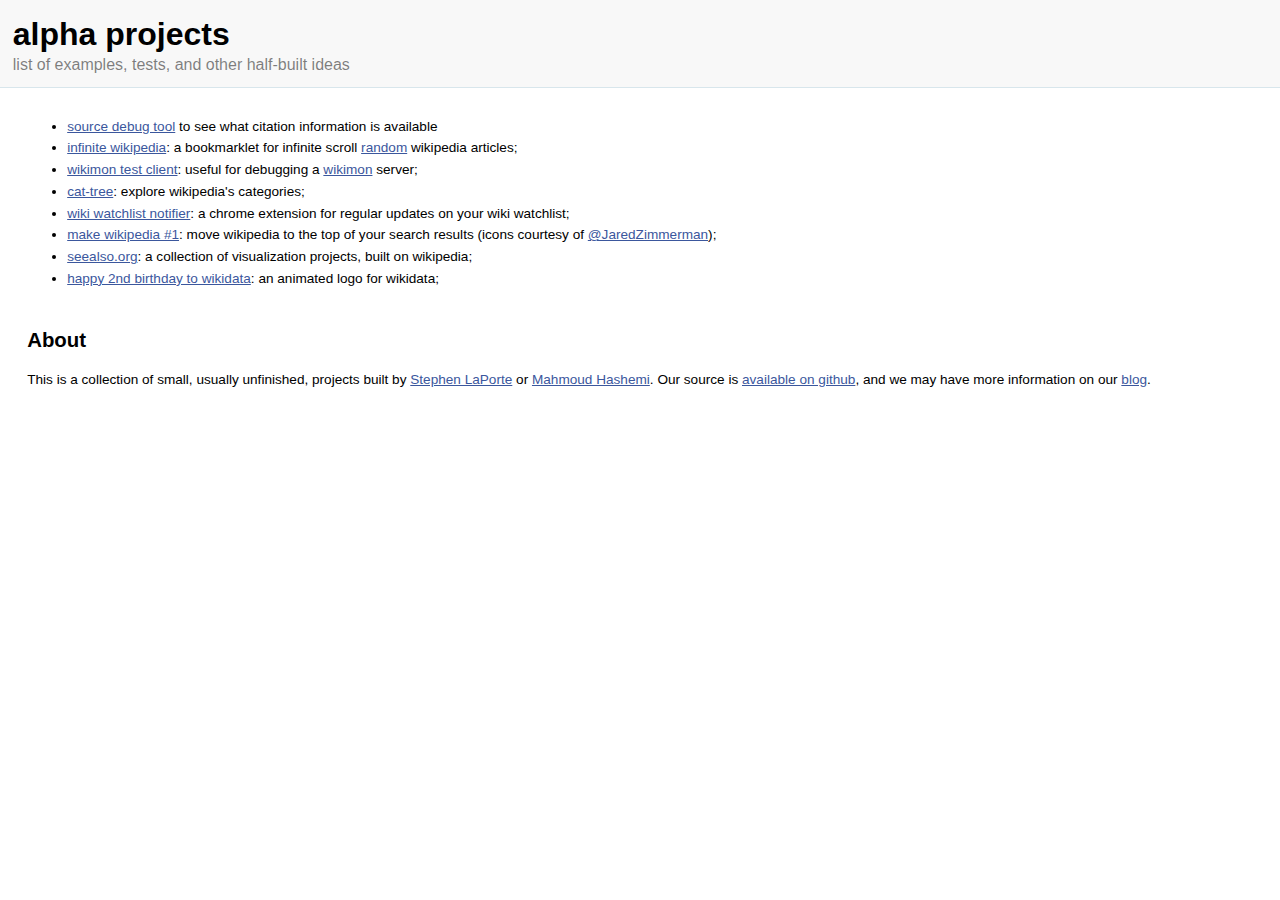
<file: static/index.html>
<html>
<head>
	<title>alpha</title>
	<style>
	body {
		font-family: Helvetica, sans-serif;
		font-size: 0.85em;
		line-height: 1.6em;
		margin: 0;
	}
	h1 {
		min-height: 1rem;
		font-size: 2rem;	
		margin: 0;
		line-height: 1.33em;
		background: #f8f8f8;
		padding: 0.4em;
		border-bottom: 1px solid #d8e6ec;
	}
	h2 {
		margin-top: 2em;
	}
	a {
		color: #3B579D;
		text-decoration: underline;
	}
	a:hover {
		background-color: #FFFFCC;
	}
	.subheader {
		font-size: 1rem;
		font-weight: 400;
		margin: 0;
		padding: 0;
		line-height: 1.2;
		color: rgba(0,0,0,.5);
	}
	.content {
		margin: 2em;
	}
	</style>
</head>
<body>
	<h1>alpha projects <div class="subheader">list of examples, tests, and other half-built ideas</div></h1>
	<div class="content">
		<ul>
			<li><a href="source-debug/index.html">source debug tool</a> to see what citation information is available</li>
			<li><a href="https://github.com/slaporte/infinite-wiki">infinite wikipedia</a>: a bookmarklet for infinite scroll <a href="https://en.wikipedia.org/wiki/Special:Random">random</a> wikipedia articles;</li>
			<li><a href="wikimon-test/index.html">wikimon test client</a>: useful for debugging a <a href="https://github.com/hatnote/wikimon">wikimon</a> server;</li>
			<li><a href="cat-tree/index.html">cat-tree</a>: explore wikipedia's categories;</li>
			<li><a href="https://chrome.google.com/webstore/detail/wiki-watchlist-notifier/glabgknkoggoclkcdoidimphoiejibal">wiki watchlist notifier</a>: a chrome extension for regular updates on your wiki watchlist;</li>
			<li><a href="https://chrome.google.com/webstore/detail/make-wikipedia-1/ckmmohmhhpeemgpjanclllmmdajomdkc">make wikipedia #1</a>: move wikipedia to the top of your search results (icons courtesy of <a href="https://twitter.com/JaredZimmerman">@JaredZimmerman</a>);</li>
			<li><a href="http://seealso.org/">seealso.org</a>: a collection of visualization projects, built on wikipedia;</a></li>
			<li><a href="wikidata-birthday/index.html">happy 2nd birthday to wikidata</a>: an animated logo for wikidata;</a></li>
		</ul>

		<h2>About</h2>
		<p>This is a collection of small, usually unfinished, projects built by <a href="#">Stephen LaPorte</a> or <a href="#">Mahmoud Hashemi</a>.  Our source is <a href="https://github.com/hatnote">available on github</a>, and we may have more information on our <a href="http://blog.hatnote.com/">blog</a>.</p>
	</div>

	<script>
    (function(i,s,o,g,r,a,m){i['GoogleAnalyticsObject']=r;i[r]=i[r]||function(){
    (i[r].q=i[r].q||[]).push(arguments)},i[r].l=1*new Date();a=s.createElement(o),
    m=s.getElementsByTagName(o)[0];a.async=1;a.src=g;m.parentNode.insertBefore(a,m)
    })(window,document,'script','//www.google-analytics.com/analytics.js','ga');
    ga('create', 'UA-40320359-1', 'hatnote.com');
    ga('send', 'pageview');
    </script>
</body>
</html>
</file>
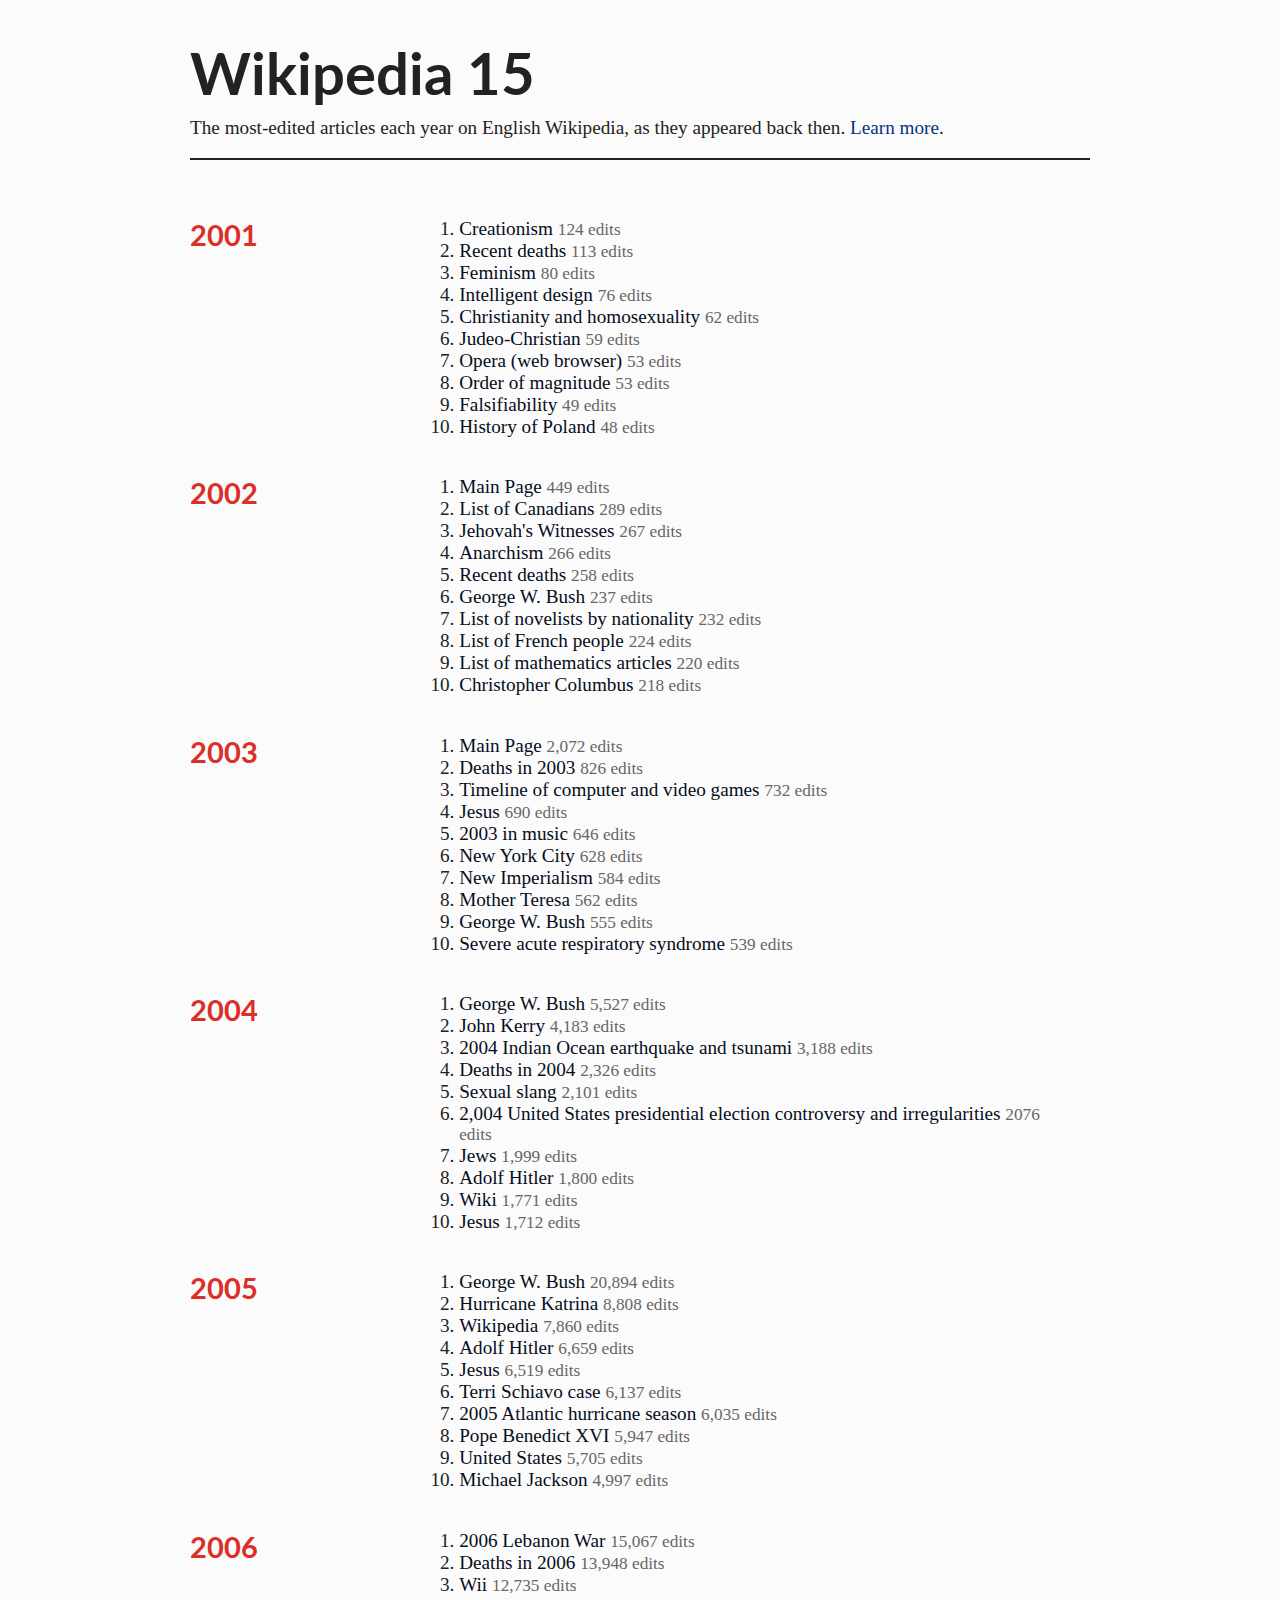
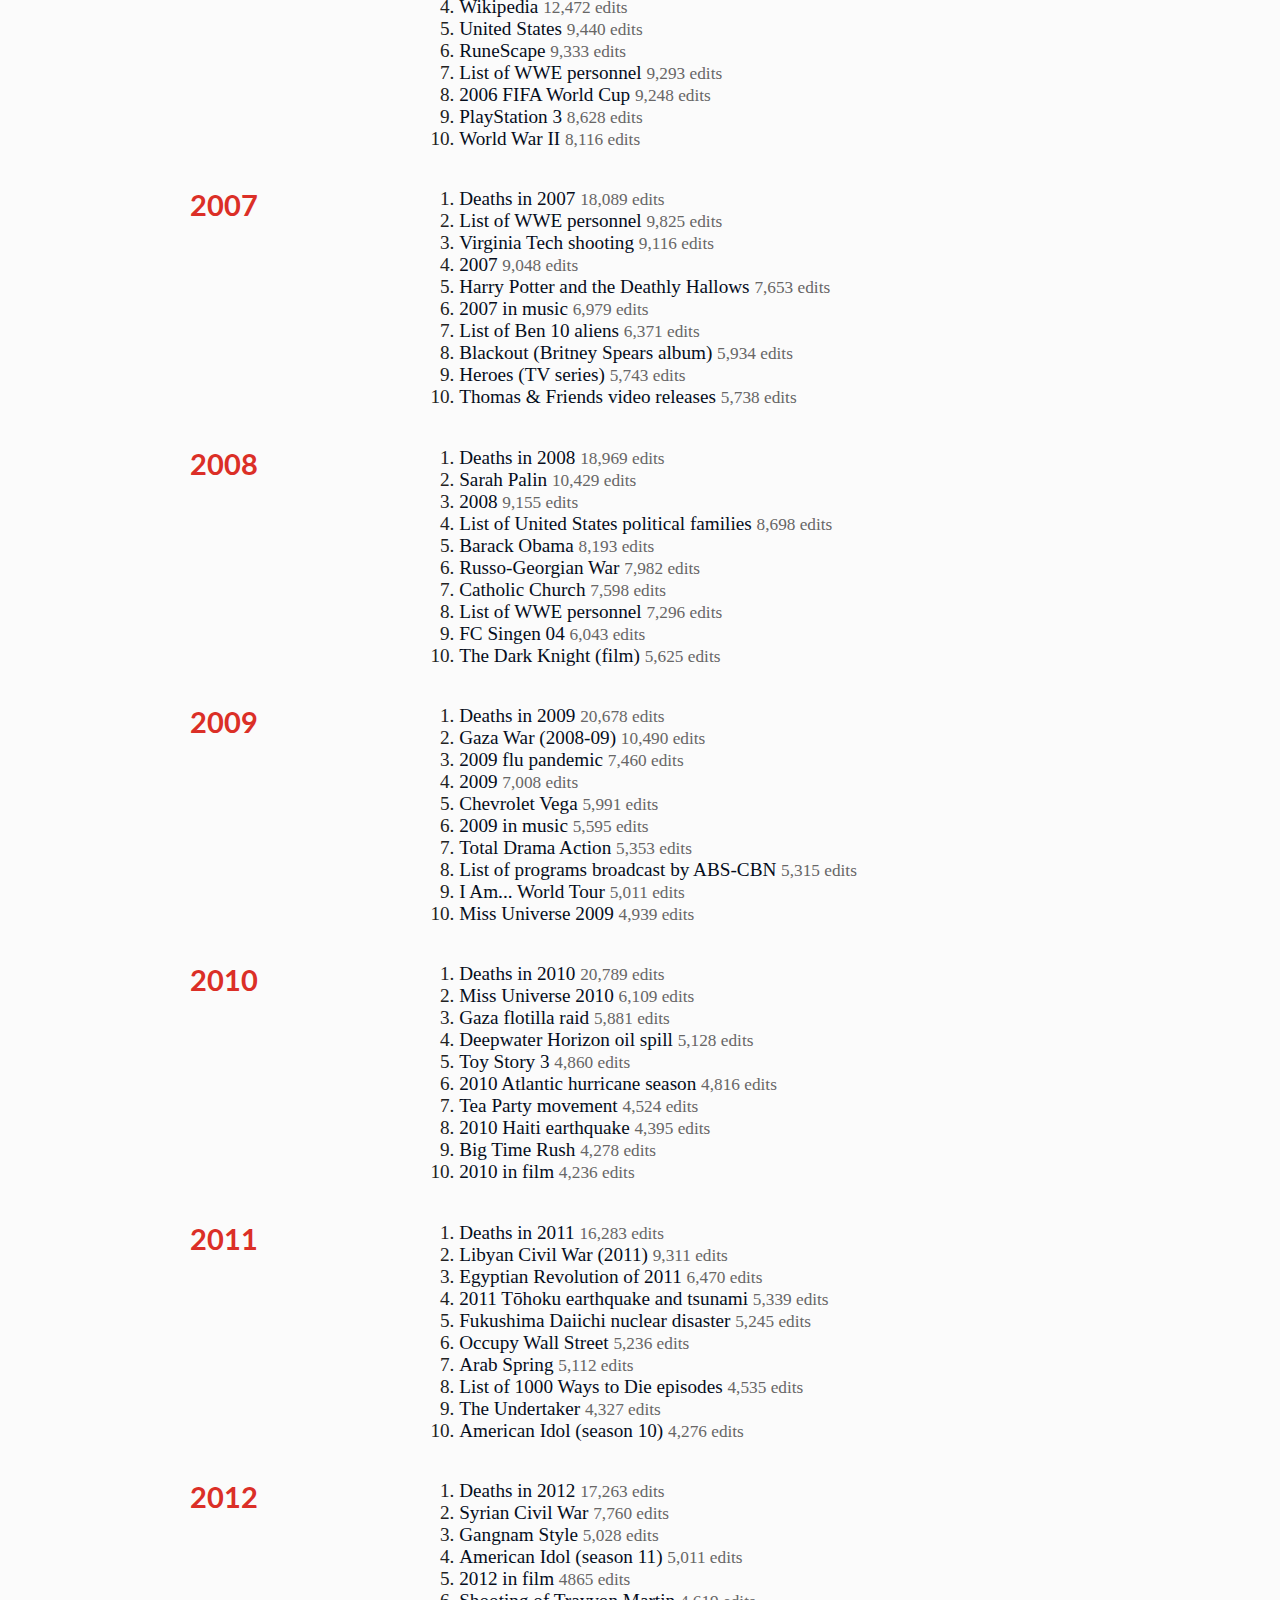
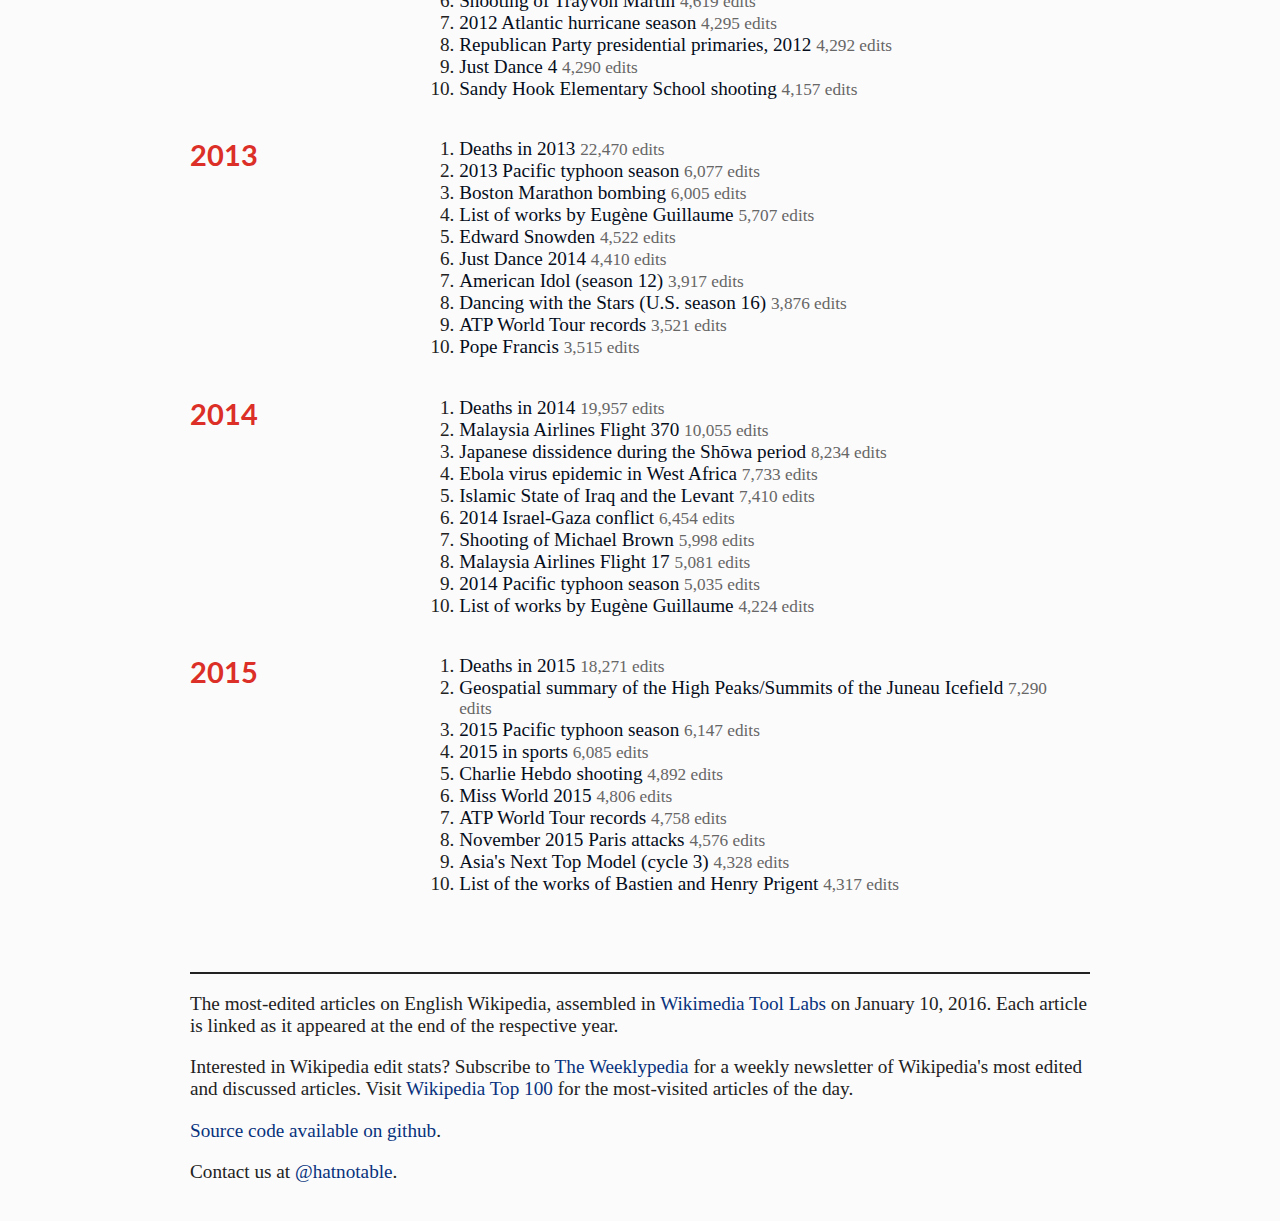
<file: static/15/index.html>
<html>
<head>
  <meta charset="UTF-8">
  <title>Wikipedia 15</title>
  <link href='https://fonts.googleapis.com/css?family=Gentium+Book+Basic|Lato:400,700' rel='stylesheet' type='text/css'>
  <style>
  * {
    -webkit-font-smoothing: antialiased;
  }

  body {
    margin: 1em 1em 2em 1em;
    font-family: 'Gentium Book Basic', serif;
    font-size: 120%;
    color: #222;
    background: #fbfbfb;
  }

  h2 {
    margin: 0;
    font-family: 'Lato', sans-serif;
    font-weight: 700;
    display: inline-block;
    /*border-top: 2px solid #191919;*/
    text-align: left;
    color: #db2f27;
    /*width: 100%;*/
  }

  h1 {
    font-family: 'Lato', sans-serif;
    text-align: left;
    margin-bottom: 0;
    font-size: 3em;
  }

  a {
    color: #08327d;
    text-decoration: none;
  }

  a:hover {
    color: #f77e5e;
    text-decoration: underline;
  }

  .subtitle {
    padding-bottom: 1em;
    border-bottom: 2px solid #222;
    margin: 0.5em 0 3em 0;
  }

  ol {
    margin: 0 1em;
    padding: 0;
  }

  span.edits {
    text-align: left;
    margin: 0;
    font-size: 90%;
    color: #676666;
  }

  .container {
     max-width: 900px;
     margin: 2em auto;
  }

  .outer-box {
    width: 100%;
    float: left;
    padding: 0;
    margin-bottom: 2em;
    /*margin-bottom: -110px;*/
  }

  .inner-box a {
    color: #050D1B;
    text-decoration: none;
  }

  .inner-box a:hover {
    text-decoration: underline;
    color: #558a86;

    -webkit-transition: color 0.5s linear;
    -moz-transition: color 0.5s linear;
    -ms-transition: color 0.5s linear;
    -o-transition: color 0.5s linear;
    transition: color 0.5s linear;
  }

  .inner-box {
    /*background-color: blue;*/
    width: 70%;
    float: right;
    
    padding: 0 20px;
    font-size: 1em;
    overflow: hidden;
  }

  .space-1 {
    /*margin-top: 50px;*/
  }

  .space-2 { 
    /*margin-top: 100px;*/
    /*margin-bottom: -3em;*/
  }

  .footer {
    border-top: 2px solid #222;
  }

  </style>
</head>
<body>
  <div class="container">

    <h1>Wikipedia 15</h1>
    <p class="subtitle">The most-edited articles each year on English Wikipedia, as they appeared back then. <a href="#about">Learn more</a>.</p>
    <div class="outer-box">
      <h2 class="year">2001</h2>
      <div class="inner-box">
        <ol>
          <li><a target="_blank" href="https://en.wikipedia.org/w/index.php?title=Creationism&oldid=241596">Creationism</a> <span class="edits">124 edits</span></li>
          <li><a target="_blank" href="https://en.wikipedia.org/w/index.php?title=Deaths_in_2003&oldid=277339">Recent deaths</a> <span class="edits">113 edits</span></li>
          <li><a target="_blank" href="https://en.wikipedia.org/w/index.php?title=Feminism&oldid=251891">Feminism</a> <span class="edits">80 edits</span></li>
          <li><a target="_blank" href="https://en.wikipedia.org/w/index.php?title=Intelligent_design&oldid=259949">Intelligent design</a> <span class="edits">76 edits</span></li>
          <li><a target="_blank" href="https://en.wikipedia.org/w/index.php?title=Christianity_and_homosexuality&oldid=244863">Christianity and homosexuality</a> <span class="edits">62 edits</span></li>
          <li><a target="_blank" href="https://en.wikipedia.org/w/index.php?title=Judeo-Christian&oldid=261622">Judeo-Christian</a> <span class="edits">59 edits</span></li>
          <li><a target="_blank" href="https://en.wikipedia.org/w/index.php?title=Opera_(web_browser)&oldid=271827">Opera (web browser)</a> <span class="edits">53 edits</span></li>
          <li><a target="_blank" href="https://en.wikipedia.org/w/index.php?title=Order_of_magnitude&oldid=272263">Order of magnitude</a> <span class="edits">53 edits</span></li>
          <li><a target="_blank" href="https://en.wikipedia.org/w/index.php?title=Falsifiability&oldid=252222">Falsifiability</a> <span class="edits">49 edits</span></li>
          <li><a target="_blank" href="https://en.wikipedia.org/w/index.php?title=History_of_Poland&oldid=256997">History of Poland</a> <span class="edits">48 edits</span></li>
        </ol>
      </div>
    </div>

    <div class="outer-box space-1">
      <h2 class="year">2002</h2>
      <div class="inner-box">
        <ol>
          <li><a target="_blank" href="https://en.wikipedia.org/w/index.php?title=Main_Page&oldid=548839">Main Page</a> <span class="edits">449 edits</span></li>
          <li><a target="_blank" href="https://en.wikipedia.org/w/index.php?title=List_of_Canadians&oldid=560966">List of Canadians</a> <span class="edits">289 edits</span></li>
          <li><a target="_blank" href="https://en.wikipedia.org/w/index.php?title=Jehovah%27s_Witnesses&oldid=572498">Jehovah's Witnesses</a> <span class="edits">267 edits</span></li>
          <li><a target="_blank" href="https://en.wikipedia.org/w/index.php?title=Anarchism&oldid=550177">Anarchism</a> <span class="edits">266 edits</span></li>
          <li><a target="_blank" href="https://en.wikipedia.org/w/index.php?title=Deaths_in_2003&oldid=552172">Recent deaths</a> <span class="edits">258 edits</span></li>
          <li><a target="_blank" href="https://en.wikipedia.org/w/index.php?title=George_W._Bush&oldid=8574998">George W. Bush</a> <span class="edits">237 edits</span></li>
          <li><a target="_blank" href="https://en.wikipedia.org/w/index.php?title=List_of_novelists_by_nationality&action=history&year=2002&month=-1&tagfilter=">List of novelists by nationality</a> <span class="edits">232 edits</span></li>
          <li><a target="_blank" href="https://en.wikipedia.org/w/index.php?title=List_of_French_people&oldid=555517">List of French people</a> <span class="edits">224 edits</span></li>
          <li><a target="_blank" href="https://en.wikipedia.org/w/index.php?title=List_of_mathematics_articles&oldid=551165">List of mathematics articles</a> <span class="edits">220 edits</span></li>
          <li><a target="_blank" href="https://en.wikipedia.org/w/index.php?title=Christopher_Columbus&oldid=564556">Christopher Columbus</a> <span class="edits">218 edits</span></li>
        </ol>
      </div>
    </div>

    <div class="outer-box space-2">
      <h2 class="year">2003</h2>
      <div class="inner-box">
        <ol>
          <li><a target="_blank" href="https://en.wikipedia.org/w/index.php?title=Main_Page&oldid=2060778">Main Page</a> <span class="edits">2,072 edits</span></li>
          <li><a target="_blank" href="https://en.wikipedia.org/w/index.php?title=Deaths_in_2003&oldid=2061248">Deaths in 2003</a> <span class="edits">826 edits</span></li>
          <li><a target="_blank" href="https://en.wikipedia.org/w/index.php?title=History_of_video_games&oldid=2082634">Timeline of computer and video games</a> <span class="edits">732 edits</span></li>
          <li><a target="_blank" href="https://en.wikipedia.org/w/index.php?title=Jesus&oldid=6800452">Jesus</a> <span class="edits">690 edits</span></li>
          <li><a target="_blank" href="https://en.wikipedia.org/w/index.php?title=2003_in_music&oldid=2075503">2003 in music</a> <span class="edits">646 edits</span></li>
          <li><a target="_blank" href="https://en.wikipedia.org/w/index.php?title=New_York_City&oldid=3516723">New York City</a> <span class="edits">628 edits</span></li>
          <li><a target="_blank" href="https://en.wikipedia.org/w/index.php?title=New_Imperialism&oldid=2130402">New Imperialism</a> <span class="edits">584 edits</span></li>
          <li><a target="_blank" href="https://en.wikipedia.org/w/index.php?title=Mother_Teresa&oldid=2170537">Mother Teresa</a> <span class="edits">562 edits</span></li>
          <li><a target="_blank" href="https://en.wikipedia.org/w/index.php?title=George_W._Bush&oldid=8576108">George W. Bush</a> <span class="edits">555 edits</span></li>
          <li><a target="_blank" href="https://en.wikipedia.org/w/index.php?title=Severe_acute_respiratory_syndrome&oldid=2128162">Severe acute respiratory syndrome</a> <span class="edits">539 edits</span></li>
        </ol>
      </div>
    </div>

    <div class="outer-box">
      <h2 class="year">2004</h2>
      <div class="inner-box">
        <ol>
          <li><a target="_blank" href="https://en.wikipedia.org/w/index.php?title=George_W._Bush&oldid=8995675">George W. Bush</a> <span class="edits">5,527 edits</span></li>
          <li><a target="_blank" href="https://en.wikipedia.org/w/index.php?title=John_Kerry&oldid=8996407">John Kerry</a> <span class="edits">4,183 edits</span></li>
          <li><a target="_blank" href="https://en.wikipedia.org/w/index.php?title=2004_Indian_Ocean_earthquake_and_tsunami&oldid=8995679">2004 Indian Ocean earthquake and tsunami</a> <span class="edits">3,188 edits</span></li>
          <li><a target="_blank" href="https://en.wikipedia.org/w/index.php?title=Deaths_in_2004&oldid=9006924">Deaths in 2004</a> <span class="edits">2,326 edits</span></li>
          <li><a target="_blank" href="https://en.wikipedia.org/w/index.php?title=Sexual_slang&oldid=8998883">Sexual slang</a> <span class="edits">2,101 edits</span></li>
          <li><a target="_blank" href="https://en.wikipedia.org/w/index.php?title=2004_United_States_election_voting_controversies&oldid=9652483">2,004 United States presidential election controversy and irregularities</a> <span class="edits">2076 edits</span></li>
          <li><a target="_blank" href="https://en.wikipedia.org/w/index.php?title=Jews&oldid=9003574">Jews</a> <span class="edits">1,999 edits</span></li>
          <li><a target="_blank" href="https://en.wikipedia.org/w/index.php?title=Adolf_Hitler&oldid=9004462">Adolf Hitler</a> <span class="edits">1,800 edits</span></li>
          <li><a target="_blank" href="https://en.wikipedia.org/w/index.php?title=Wiki&oldid=9005311">Wiki</a> <span class="edits">1,771 edits</span></li>
          <li><a target="_blank" href="https://en.wikipedia.org/w/index.php?title=Jesus&oldid=8995700">Jesus</a> <span class="edits">1,712 edits</span></li>
        </ol>
      </div>
    </div>

    <div class="outer-box space-1">
      <h2 class="year">2005</h2>
      <div class="inner-box">
        <ol>
          <li><a target="_blank" href="https://en.wikipedia.org/w/index.php?title=George_W._Bush&oldid=33421507">George W. Bush</a> <span class="edits">20,894 edits</span></li>
          <li><a target="_blank" href="https://en.wikipedia.org/w/index.php?title=Hurricane_Katrina&oldid=33426669">Hurricane Katrina</a> <span class="edits">8,808 edits</span></li>
          <li><a target="_blank" href="https://en.wikipedia.org/w/index.php?title=Wikipedia&oldid=33427957">Wikipedia</a> <span class="edits">7,860 edits</span></li>
          <li><a target="_blank" href="https://en.wikipedia.org/w/index.php?title=Adolf_Hitler&oldid=33297841">Adolf Hitler</a> <span class="edits">6,659 edits</span></li>
          <li><a target="_blank" href="https://en.wikipedia.org/w/index.php?title=Jesus&oldid=33424596">Jesus</a> <span class="edits">6,519 edits</span></li>
          <li><a target="_blank" href="https://en.wikipedia.org/w/index.php?title=Terri_Schiavo_case&oldid=33396497">Terri Schiavo case</a> <span class="edits">6,137 edits</span></li>
          <li><a target="_blank" href="https://en.wikipedia.org/w/index.php?title=2005_Atlantic_hurricane_season&oldid=33425422">2005 Atlantic hurricane season</a> <span class="edits">6,035 edits</span></li>
          <li><a target="_blank" href="https://en.wikipedia.org/w/index.php?title=Pope_Benedict_XVI&oldid=33425778">Pope Benedict XVI</a> <span class="edits">5,947 edits</span></li>
          <li><a target="_blank" href="https://en.wikipedia.org/w/index.php?title=United_States&oldid=33412397">United States</a> <span class="edits">5,705 edits</span></li>
          <li><a target="_blank" href="https://en.wikipedia.org/w/index.php?title=Michael_Jackson&oldid=33418751">Michael Jackson</a> <span class="edits">4,997 edits</span></li>
        </ol>
      </div>
    </div>

    <div class="outer-box space-2">
      <h2 class="year">2006</h2>
      <div class="inner-box">
        <ol>
          <li><a target="_blank" href="https://en.wikipedia.org/w/index.php?title=2006_Lebanon_War&oldid=97597901">2006 Lebanon War</a> <span class="edits">15,067 edits</span></li>
          <li><a target="_blank" href="https://en.wikipedia.org/w/index.php?title=Deaths_in_2006&oldid=97628809">Deaths in 2006</a> <span class="edits">13,948 edits</span></li>
          <li><a target="_blank" href="https://en.wikipedia.org/w/index.php?title=Wii&oldid=97598097">Wii</a> <span class="edits">12,735 edits</span></li>
          <li><a target="_blank" href="https://en.wikipedia.org/w/index.php?title=Wikipedia&oldid=97518767">Wikipedia</a> <span class="edits">12,472 edits</span></li>
          <li><a target="_blank" href="https://en.wikipedia.org/w/index.php?title=United_States&oldid=97606483">United States</a> <span class="edits">9,440 edits</span></li>
          <li><a target="_blank" href="https://en.wikipedia.org/w/index.php?title=RuneScape&oldid=97353180">RuneScape</a> <span class="edits">9,333 edits</span></li>
          <li><a target="_blank" href="https://en.wikipedia.org/w/index.php?title=List_of_WWE_personnel&oldid=97622152">List of WWE personnel</a> <span class="edits">9,293 edits</span></li>
          <li><a target="_blank" href="https://en.wikipedia.org/w/index.php?title=2006_FIFA_World_Cup&oldid=97569107">2006 FIFA World Cup</a> <span class="edits">9,248 edits</span></li>
          <li><a target="_blank" href="https://en.wikipedia.org/w/index.php?title=PlayStation_3&oldid=97603413">PlayStation 3</a> <span class="edits">8,628 edits</span></li>
          <li><a target="_blank" href="https://en.wikipedia.org/w/index.php?title=World_War_II&oldid=97622772">World War II</a> <span class="edits">8,116 edits</span></li>
        </ol>
      </div>
    </div>

    <div class="outer-box">
      <h2 class="year">2007</h2>
      <div class="inner-box">
        <ol>
          <li><a target="_blank" href="https://en.wikipedia.org/w/index.php?title=Deaths_in_2007&oldid=181286958">Deaths in 2007</a> <span class="edits">18,089 edits</span></li>
          <li><a target="_blank" href="https://en.wikipedia.org/w/index.php?title=List_of_WWE_personnel&oldid=181290293">List of WWE personnel</a> <span class="edits">9,825 edits</span></li>
          <li><a target="_blank" href="https://en.wikipedia.org/w/index.php?title=Virginia_Tech_shooting&oldid=181110543">Virginia Tech shooting</a> <span class="edits">9,116 edits</span></li>
          <li><a target="_blank" href="https://en.wikipedia.org/w/index.php?title=2007&oldid=181289416">2007</a> <span class="edits">9,048 edits</span></li>
          <li><a target="_blank" href="https://en.wikipedia.org/w/index.php?title=Harry_Potter_and_the_Deathly_Hallows&oldid=181024443">Harry Potter and the Deathly Hallows</a> <span class="edits">7,653 edits</span></li>
          <li><a target="_blank" href="https://en.wikipedia.org/w/index.php?title=2007_in_music&oldid=181284524">2007 in music</a> <span class="edits">6,979 edits</span></li>
          <li><a target="_blank" href="https://en.wikipedia.org/w/index.php?title=List_of_Ben_10_aliens&oldid=181154045">List of Ben 10 aliens</a> <span class="edits">6,371 edits</span></li>
          <li><a target="_blank" href="https://en.wikipedia.org/w/index.php?title=Blackout_(Britney_Spears_album)&oldid=181285068">Blackout (Britney Spears album)</a> <span class="edits">5,934 edits</span></li>
          <li><a target="_blank" href="https://en.wikipedia.org/w/index.php?title=Heroes_(TV_series)&oldid=181252082">Heroes (TV series)</a> <span class="edits">5,743 edits</span></li>
          <li><a target="_blank" href="https://en.wikipedia.org/w/index.php?title=Thomas_%26_Friends_video_releases&oldid=156185548">Thomas & Friends video releases</a> <span class="edits">5,738 edits</span></li>
        </ol>
      </div>
    </div>

    <div class="outer-box space-1">
      <h2 class="year">2008</h2>
      <div class="inner-box">
        <ol>
          <li><a target="_blank" href="https://en.wikipedia.org/w/index.php?title=Deaths_in_2008&oldid=261169503">Deaths in 2008</a> <span class="edits">18,969 edits</span></li>
          <li><a target="_blank" href="https://en.wikipedia.org/w/index.php?title=Sarah_Palin&oldid=261089725">Sarah Palin</a> <span class="edits">10,429 edits</span></li>
          <li><a target="_blank" href="https://en.wikipedia.org/w/index.php?title=2008&oldid=261179244">2008</a> <span class="edits">9,155 edits</span></li>
          <li><a target="_blank" href="https://en.wikipedia.org/w/index.php?title=List_of_United_States_political_families&oldid=243988834">List of United States political families</a> <span class="edits">8,698 edits</span></li>
          <li><a target="_blank" href="https://en.wikipedia.org/w/index.php?title=Barack_Obama&oldid=261157071">Barack Obama</a> <span class="edits">8,193 edits</span></li>
          <li><a target="_blank" href="https://en.wikipedia.org/w/index.php?title=Russo-Georgian_War&oldid=260752443">Russo-Georgian War</a> <span class="edits">7,982 edits</span></li>
          <li><a target="_blank" href="https://en.wikipedia.org/w/index.php?title=Catholic_Church&oldid=261170177">Catholic Church</a> <span class="edits">7,598 edits</span></li>
          <li><a target="_blank" href="https://en.wikipedia.org/w/index.php?title=List_of_WWE_personnel&oldid=261134714">List of WWE personnel</a> <span class="edits">7,296 edits</span></li>
          <li><a target="_blank" href="https://en.wikipedia.org/w/index.php?title=FC_Singen_04&oldid=260784899">FC Singen 04</a> <span class="edits">6,043 edits</span></li>
          <li><a target="_blank" href="https://en.wikipedia.org/w/index.php?title=The_Dark_Knight_(film)&oldid=261183464">The Dark Knight (film)</a> <span class="edits">5,625 edits</span></li>
        </ol>
      </div>
    </div>

    <div class="outer-box space-2">
      <h2 class="year">2009</h2>
      <div class="inner-box">
        <ol>
          <li><a target="_blank" href="https://en.wikipedia.org/wiki/Deaths in 2009">Deaths in 2009</a> <span class="edits">20,678 edits</span></li>
          <li><a target="_blank" href="https://en.wikipedia.org/w/index.php?title=Gaza_War_(2008%E2%80%9309)&oldid=329017590">Gaza War (2008-09)</a> <span class="edits">10,490 edits</span></li>
          <li><a target="_blank" href="https://en.wikipedia.org/w/index.php?title=2009_flu_pandemic&action=history&year=2009&month=-1&tagfilter=">2009 flu pandemic</a> <span class="edits">7,460 edits</span></li>
          <li><a target="_blank" href="https://en.wikipedia.org/w/index.php?title=2009&oldid=335180024">2009</a> <span class="edits">7,008 edits</span></li>
          <li><a target="_blank" href="https://en.wikipedia.org/w/index.php?title=Chevrolet_Vega&oldid=332738982">Chevrolet Vega</a> <span class="edits">5,991 edits</span></li>
          <li><a target="_blank" href="https://en.wikipedia.org/w/index.php?title=2009_in_music&oldid=335179687">2009 in music</a> <span class="edits">5,595 edits</span></li>
          <li><a target="_blank" href="https://en.wikipedia.org/w/index.php?title=Total_Drama_Action&oldid=334965406">Total Drama Action</a> <span class="edits">5,353 edits</span></li>
          <li><a target="_blank" href="https://en.wikipedia.org/w/index.php?title=List_of_programs_broadcast_by_ABS-CBN&oldid=335195932">List of programs broadcast by ABS-CBN</a> <span class="edits">5,315 edits</span></li>
          <li><a target="_blank" href="https://en.wikipedia.org/w/index.php?title=I_Am..._World_Tour&oldid=335192390">I Am... World Tour</a> <span class="edits">5,011 edits</span></li>
          <li><a target="_blank" href="https://en.wikipedia.org/w/index.php?title=Miss_Universe_2009&oldid=335094946">Miss Universe 2009</a> <span class="edits">4,939 edits</span></li>
        </ol>
      </div>
    </div>

    <div class="outer-box">
      <h2 class="year">2010</h2>
      <div class="inner-box">
        <ol>
          <li><a target="_blank" href="https://en.wikipedia.org/w/index.php?title=Deaths_in_2010&oldid=405235784">Deaths in 2010</a> <span class="edits">20,789 edits</span></li>
          <li><a target="_blank" href="https://en.wikipedia.org/w/index.php?title=Miss_Universe_2010&oldid=405182240">Miss Universe 2010</a> <span class="edits">6,109 edits</span></li>
          <li><a target="_blank" href="https://en.wikipedia.org/w/index.php?title=Gaza_flotilla_raid&oldid=402950561">Gaza flotilla raid</a> <span class="edits">5,881 edits</span></li>
          <li><a target="_blank" href="https://en.wikipedia.org/w/index.php?title=Deepwater_Horizon_oil_spill&oldid=405223652">Deepwater Horizon oil spill</a> <span class="edits">5,128 edits</span></li>
          <li><a target="_blank" href="https://en.wikipedia.org/w/index.php?title=Toy_Story_3&oldid=405225899">Toy Story 3</a> <span class="edits">4,860 edits</span></li>
          <li><a target="_blank" href="https://en.wikipedia.org/w/index.php?title=2010_Atlantic_hurricane_season&oldid=405229605">2010 Atlantic hurricane season</a> <span class="edits">4,816 edits</span></li>
          <li><a target="_blank" href="https://en.wikipedia.org/w/index.php?title=Tea_Party_movement&oldid=404854235">Tea Party movement</a> <span class="edits">4,524 edits</span></li>
          <li><a target="_blank" href="https://en.wikipedia.org/w/index.php?title=2010_Haiti_earthquake&oldid=404761032">2010 Haiti earthquake</a> <span class="edits">4,395 edits</span></li>
          <li><a target="_blank" href="https://en.wikipedia.org/w/index.php?title=Big_Time_Rush&oldid=405225478">Big Time Rush</a> <span class="edits">4,278 edits</span></li>
          <li><a target="_blank" href="https://en.wikipedia.org/w/index.php?title=2010_in_film&oldid=405131517">2010 in film</a> <span class="edits">4,236 edits</span></li>
        </ol>
      </div>
    </div>

    <div class="outer-box space-1">
      <h2 class="year">2011</h2>
      <div class="inner-box">
        <ol>
          <li><a target="_blank" href="https://en.wikipedia.org/w/index.php?title=Deaths_in_2011&oldid=468846449">Deaths in 2011</a> <span class="edits">16,283 edits</span></li>
          <li><a target="_blank" href="https://en.wikipedia.org/w/index.php?title=Libyan_Civil_War_(2011)&oldid=468345234">Libyan Civil War (2011)</a> <span class="edits">9,311 edits</span></li>
          <li><a target="_blank" href="https://en.wikipedia.org/w/index.php?title=Egyptian_Revolution_of_2011&oldid=468802795">Egyptian Revolution of 2011</a> <span class="edits">6,470 edits</span></li>
          <li><a target="_blank" href="https://en.wikipedia.org/w/index.php?title=2011_T%C5%8Dhoku_earthquake_and_tsunami&oldid=468753930">2011 Tōhoku earthquake and tsunami</a> <span class="edits">5,339 edits</span></li>
          <li><a target="_blank" href="https://en.wikipedia.org/w/index.php?title=Fukushima_Daiichi_nuclear_disaster&oldid=468780967">Fukushima Daiichi nuclear disaster</a> <span class="edits">5,245 edits</span></li>
          <li><a target="_blank" href="https://en.wikipedia.org/w/index.php?title=Occupy_Wall_Street&oldid=468765846">Occupy Wall Street</a> <span class="edits">5,236 edits</span></li>
          <li><a target="_blank" href="https://en.wikipedia.org/w/index.php?title=Arab_Spring&oldid=468753678">Arab Spring</a> <span class="edits">5,112 edits</span></li>
          <li><a target="_blank" href="https://en.wikipedia.org/w/index.php?title=1000_Ways_to_Die&oldid=467794556">List of 1000 Ways to Die episodes</a> <span class="edits">4,535 edits</span></li>
          <li><a target="_blank" href="https://en.wikipedia.org/w/index.php?title=The_Undertaker&oldid=468828762">The Undertaker</a> <span class="edits">4,327 edits</span></li>
          <li><a target="_blank" href="https://en.wikipedia.org/w/index.php?title=American_Idol_(season_10)&oldid=468837285">American Idol (season 10)</a> <span class="edits">4,276 edits</span></li>
        </ol>
      </div>
    </div>

    <div class="outer-box space-2">
      <h2 class="year">2012</h2>
      <div class="inner-box">
        <ol>
          <li><a target="_blank" href="https://en.wikipedia.org/w/index.php?title=Deaths_in_2012&oldid=530673864">Deaths in 2012</a> <span class="edits">17,263 edits</span></li>
          <li><a target="_blank" href="https://en.wikipedia.org/w/index.php?title=Syrian_Civil_War&oldid=530451423">Syrian Civil War</a> <span class="edits">7,760 edits</span></li>
          <li><a target="_blank" href="https://en.wikipedia.org/w/index.php?title=Gangnam_Style&oldid=530663101">Gangnam Style</a> <span class="edits">5,028 edits</span></li>
          <li><a target="_blank" href="https://en.wikipedia.org/w/index.php?title=American_Idol_(season_11)&oldid=530005190">American Idol (season 11)</a> <span class="edits">5,011 edits</span></li>
          <li><a target="_blank" href="https://en.wikipedia.org/w/index.php?title=2012_in_film&oldid=530676200">2012 in film</a> <span class="edits">4865 edits</span></li>
          <li><a target="_blank" href="https://en.wikipedia.org/w/index.php?title=Shooting_of_Trayvon_Martin&oldid=530161600">Shooting of Trayvon Martin</a> <span class="edits">4,619 edits</span></li>
          <li><a target="_blank" href="https://en.wikipedia.org/w/index.php?title=2012_Atlantic_hurricane_season&oldid=530477036">2012 Atlantic hurricane season</a> <span class="edits">4,295 edits</span></li>
          <li><a target="_blank" href="https://en.wikipedia.org/w/index.php?title=Republican_Party_presidential_primaries,_2012&oldid=529928709">Republican Party presidential primaries, 2012</a> <span class="edits">4,292 edits</span></li>
          <li><a target="_blank" href="https://en.wikipedia.org/w/index.php?title=Just_Dance_4&oldid=530659612">Just Dance 4</a> <span class="edits">4,290 edits</span></li>
          <li><a target="_blank" href="https://en.wikipedia.org/w/index.php?title=Sandy_Hook_Elementary_School_shooting&oldid=530666590">Sandy Hook Elementary School shooting</a> <span class="edits">4,157 edits</span></li>
        </ol>
      </div>
    </div>

    <div class="outer-box">
      <h2 class="year">2013</h2>
      <div class="inner-box">
        <ol>
          <li><a target="_blank" href="https://en.wikipedia.org/w/index.php?title=Deaths_in_2013&oldid=588591200">Deaths in 2013</a> <span class="edits">22,470 edits</span></li>
          <li><a target="_blank" href="https://en.wikipedia.org/w/index.php?title=2013_Pacific_typhoon_season&oldid=588566309">2013 Pacific typhoon season</a> <span class="edits">6,077 edits</span></li>
          <li><a target="_blank" href="https://en.wikipedia.org/w/index.php?title=Boston_Marathon_bombing&oldid=588575044">Boston Marathon bombing</a> <span class="edits">6,005 edits</span></li>
          <li><a target="_blank" href="https://en.wikipedia.org/w/index.php?title=List_of_works_by_Eug%C3%A8ne_Guillaume&oldid=588590803">List of works by Eugène Guillaume</a> <span class="edits">5,707 edits</span></li>
          <li><a target="_blank" href="https://en.wikipedia.org/w/index.php?title=Edward_Snowden&oldid=588576458">Edward Snowden</a> <span class="edits">4,522 edits</span></li>
          <li><a target="_blank" href="https://en.wikipedia.org/w/index.php?title=Just_Dance_2014&oldid=588590765">Just Dance 2014</a> <span class="edits">4,410 edits</span></li>
          <li><a target="_blank" href="https://en.wikipedia.org/w/index.php?title=American_Idol_(season_12)&oldid=587571577">American Idol (season 12)</a> <span class="edits">3,917 edits</span></li>
          <li><a target="_blank" href="https://en.wikipedia.org/w/index.php?title=Dancing_with_the_Stars_(U.S._season_16)&oldid=586144261">Dancing with the Stars (U.S. season 16)</a> <span class="edits">3,876 edits</span></li>
          <li><a target="_blank" href="https://en.wikipedia.org/w/index.php?title=ATP_World_Tour_records&oldid=588588810">ATP World Tour records</a> <span class="edits">3,521 edits</span></li>
          <li><a target="_blank" href="https://en.wikipedia.org/w/index.php?title=Pope_Francis&oldid=588587328">Pope Francis</a> <span class="edits">3,515 edits</span></li>
        </ol>
      </div>
    </div>

    <div class="outer-box space-1">
      <h2 class="year">2014</h2>
      <div class="inner-box">
        <ol>
          <li><a target="_blank" href="https://en.wikipedia.org/w/index.php?title=Deaths_in_2014&oldid=640441393">Deaths in 2014</a> <span class="edits">19,957 edits</span></li>
          <li><a target="_blank" href="https://en.wikipedia.org/w/index.php?title=Malaysia_Airlines_Flight_370&oldid=640445440">Malaysia Airlines Flight 370</a> <span class="edits">10,055 edits</span></li>
          <li><a target="_blank" href="https://en.wikipedia.org/w/index.php?title=Japanese_dissidence_during_the_Sh%C5%8Dwa_period&oldid=640438759">Japanese dissidence during the Shōwa period</a> <span class="edits">8,234 edits</span></li>
          <li><a target="_blank" href="https://en.wikipedia.org/w/index.php?title=Ebola_virus_epidemic_in_West_Africa&oldid=640415807">Ebola virus epidemic in West Africa</a> <span class="edits">7,733 edits</span></li>
          <li><a target="_blank" href="https://en.wikipedia.org/w/index.php?title=Islamic_State_of_Iraq_and_the_Levant&oldid=640447242">Islamic State of Iraq and the Levant</a> <span class="edits">7,410 edits</span></li>
          <li><a target="_blank" href="https://en.wikipedia.org/w/index.php?title=2014_Israel%E2%80%93Gaza_conflict&oldid=640401095">2014 Israel-Gaza conflict</a> <span class="edits">6,454 edits</span></li>
          <li><a target="_blank" href="https://en.wikipedia.org/w/index.php?title=Shooting_of_Michael_Brown&oldid=640436147">Shooting of Michael Brown</a> <span class="edits">5,998 edits</span></li>
          <li><a target="_blank" href="https://en.wikipedia.org/w/index.php?title=Malaysia_Airlines_Flight_17&oldid=640181206">Malaysia Airlines Flight 17</a> <span class="edits">5,081 edits</span></li>
          <li><a target="_blank" href="https://en.wikipedia.org/w/index.php?title=2014_Pacific_typhoon_season&oldid=640417485">2014 Pacific typhoon season</a> <span class="edits">5,035 edits</span></li>
          <li><a target="_blank" href="https://en.wikipedia.org/w/index.php?title=List_of_works_by_Eug%C3%A8ne_Guillaume&oldid=639104660">List of works by Eugène Guillaume</a> <span class="edits">4,224 edits</span></li>
        </ol>
      </div>
    </div>

    <div class="outer-box space-2">
      <h2 class="year">2015</h2>
      <div class="inner-box">
        <ol>
          <li><a target="_blank" href="https://en.wikipedia.org/w/index.php?title=Deaths_in_2015&oldid=697655635">Deaths in 2015</a> <span class="edits">18,271 edits</span></li>
          <li><a target="_blank" href="https://en.wikipedia.org/w/index.php?title=Geospatial_summary_of_the_High_Peaks/Summits_of_the_Juneau_Icefield&oldid=677938972">Geospatial summary of the High Peaks/Summits of the Juneau Icefield</a> <span class="edits">7,290 edits</span></li>
          <li><a target="_blank" href="https://en.wikipedia.org/w/index.php?title=2015_Pacific_typhoon_season&oldid=697580953">2015 Pacific typhoon season</a> <span class="edits">6,147 edits</span></li>
          <li><a target="_blank" href="https://en.wikipedia.org/w/index.php?title=2015_in_sports&oldid=697296722">2015 in sports</a> <span class="edits">6,085 edits</span></li>
          <li><a target="_blank" href="https://en.wikipedia.org/w/index.php?title=Charlie_Hebdo_shooting&oldid=697610598">Charlie Hebdo shooting</a> <span class="edits">4,892 edits</span></li>
          <li><a target="_blank" href="https://en.wikipedia.org/w/index.php?title=Miss_World_2015&oldid=697639354">Miss World 2015</a> <span class="edits">4,806 edits</span></li>
          <li><a target="_blank" href="https://en.wikipedia.org/w/index.php?title=ATP_World_Tour_records&oldid=697348508">ATP World Tour records</a> <span class="edits">4,758 edits</span></li>
          <li><a target="_blank" href="https://en.wikipedia.org/w/index.php?title=November_2015_Paris_attacks&oldid=697547371">November 2015 Paris attacks</a> <span class="edits">4,576 edits</span></li>
          <li><a target="_blank" href="https://en.wikipedia.org/w/index.php?title=Asia%27s_Next_Top_Model_(cycle_3)&oldid=697312419">Asia's Next Top Model (cycle 3)</a> <span class="edits">4,328 edits</span></li>
          <li><a target="_blank" href="https://en.wikipedia.org/w/index.php?title=List_of_the_works_of_Bastien_and_Henry_Prigent&oldid=692569717">List of the works of Bastien and Henry Prigent</a> <span class="edits">4,317 edits</span></li>
        </ol>
      </div>
    </div>
  </div>
  <div style="clear:both"></div>
  <div class="container footer">
    <div class="about">
      <p><a name="about"></a>The most-edited articles on English Wikipedia, assembled in <a href="http://tools.wmflabs.org/">Wikimedia Tool Labs</a> on January 10, 2016. Each article is linked as it appeared at the end of the respective year.
      </p>
      <p>Interested in Wikipedia edit stats? Subscribe to <a href="http://weekly.hatnote.com/">The Weeklypedia</a> for a weekly newsletter of Wikipedia's most edited and discussed articles. Visit <a href="http://top.hatnote.com/">Wikipedia Top 100</a> for the most-visited articles of the day.</p>
      <p><a href="https://github.com/slaporte/wikipedia-15">Source code available on github</a>.</p>
      <p>Contact us at <a href="https://twitter.com/hatnotable">@hatnotable</a>.</p>

  </div>
  <script>
  (function(i,s,o,g,r,a,m){i['GoogleAnalyticsObject']=r;i[r]=i[r]||function(){
  (i[r].q=i[r].q||[]).push(arguments)},i[r].l=1*new Date();a=s.createElement(o),
  m=s.getElementsByTagName(o)[0];a.async=1;a.src=g;m.parentNode.insertBefore(a,m)
  })(window,document,'script','//www.google-analytics.com/analytics.js','ga');
  ga('create', 'UA-40320359-1', 'hatnote.com');
  ga('send', 'pageview');
  </script>
</body>
</html>
</file>
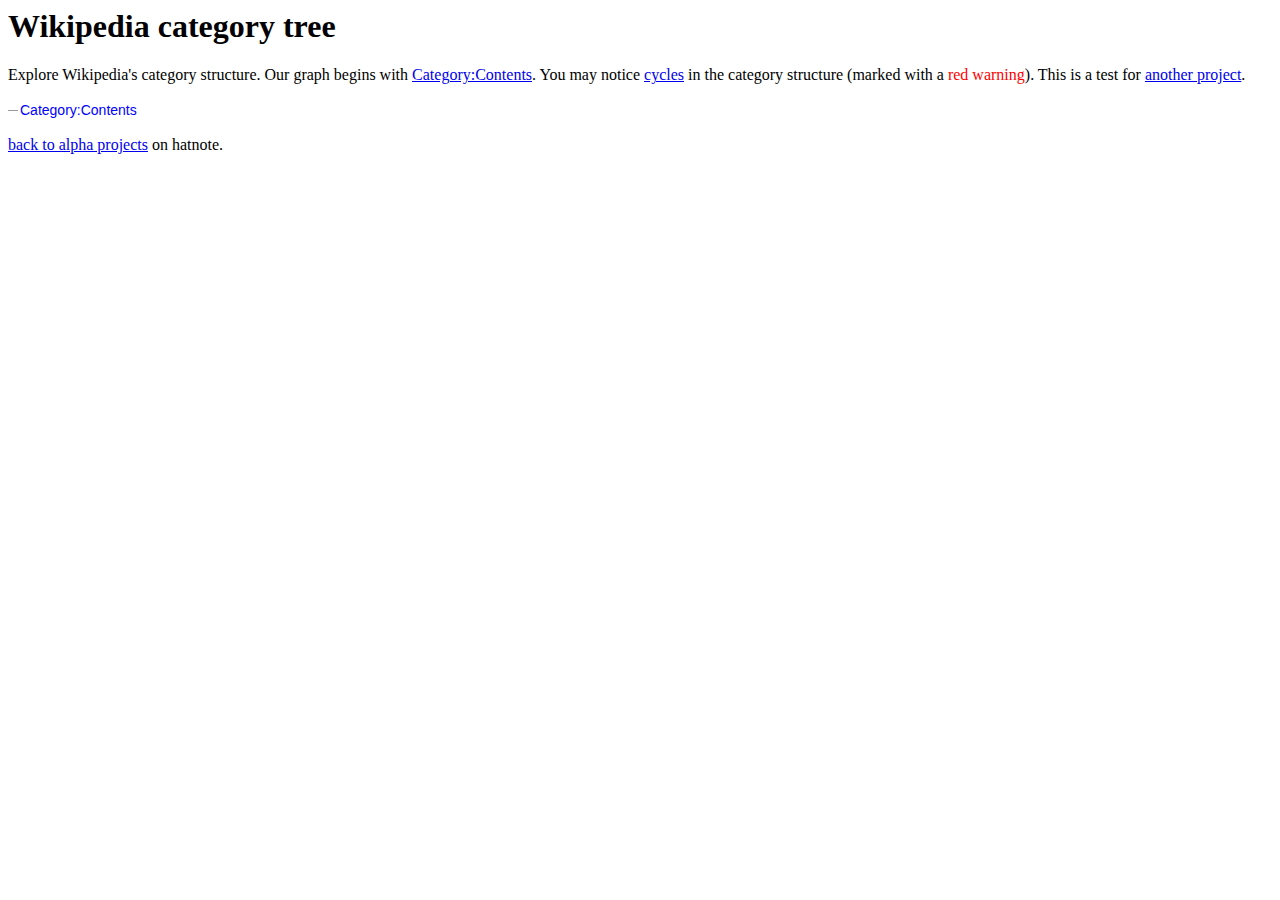
<file: static/cat-tree/index.html>
<html>
<head>
  <script src="js/jquery.js" type="text/javascript"></script>
  <script src="js/app.js" type="text/javascript"></script>
  <title>Category tree</title>
  <style>
.cat-link {
  color: blue;
  cursor: hand;
}
.cat-link:hover {
  text-decoration: underline;
}

.add-link {
  color: #5E5E5E;
  text-decoration: none;
}

.add-link:hover {
  border-bottom: 1px solid blue;
}
.cycle {
  color: red;
}

  /*
  Tree structure using CSS:
  http://stackoverflow.com/questions/14922247/how-to-get-a-tree-in-html-using-pure-css
  */

.tree, .tree ul{
  font: normal normal 14px/20px Helvetica, Arial, sans-serif;  
  list-style-type: none;
  margin-left: 0 0 0 10px;
  padding: 0;
  position: relative;   
  overflow:hidden;    
}

.tree li{
  margin: 0;
  padding: 0 12px;  
  position: relative;   
}
  
.tree li::before, .tree li::after{
  content: '';
  position: absolute;
  left: 0;
}

/* horizontal line on inner list items */
.tree li::before{
  border-top: 1px solid #999;
  top: 10px;
  width: 10px;
  height: 0;    
}

/* vertical line on list items */   
.tree li:after{
  border-left: 1px solid #999;
  height: 100%;
  width: 0px;
  top: -10px; 
}

/* lower line on list items from the first level because they don't have parents */
.tree > li::after{
  top: 10px;
}

/* hide line from the last of the first level list items */
.tree > li:last-child::after{
  display: none;
}


.tree ul:last-child li:last-child:after{
  height:20px;
}
  </style>
</head>
<body>
  <h1>Wikipedia category tree</h1>
  <p>Explore Wikipedia's category structure. Our graph begins with <a href="https://en.wikipedia.org/wiki/Category:Contents" target="_blank">Category:Contents</a>.  You may notice <a href="https://en.wikipedia.org/wiki/Cycle_(graph_theory)" target="_blank">cycles</a> in the category structure (marked with a <span style="color:red;">red warning</span>). This is a test for <a href="https://github.com/hatnote/omwcat" traget="_blank">another project</a>.</p>
  <span id="cats"></span>
  <p><a href="http://alpha.hatnote.com/">back to alpha projects</a> on hatnote.</p>
</body>
</html>
</file>
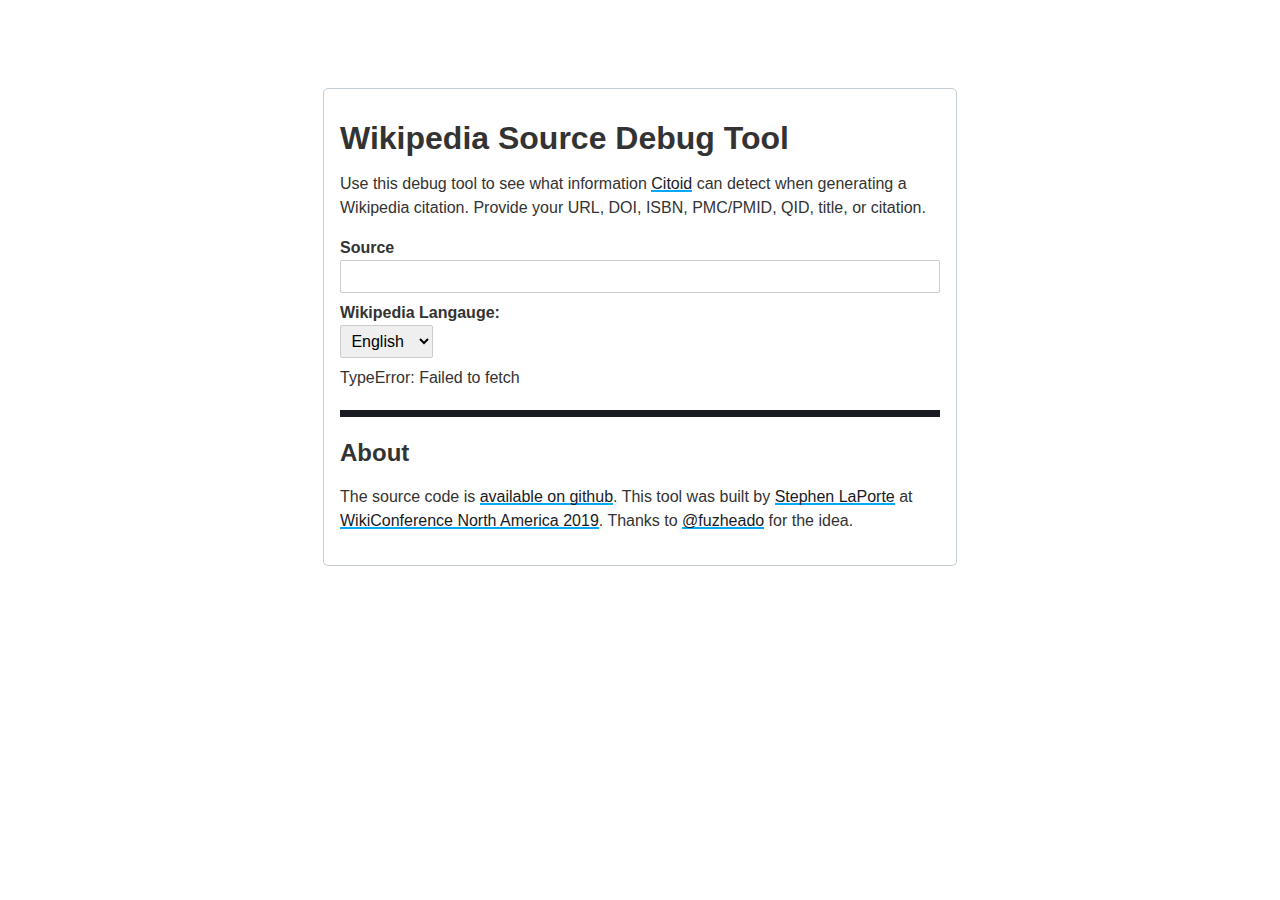
<file: static/source-debug/index.html>
<!doctype html>
<html>
<head>
	<meta charset='utf-8'>
	<meta name='viewport' content='width=device-width'>

	<title>Wikipedia Source Debug Tool</title>

	<link rel='icon' type='image/png' href='./favicon.png'>
	<link rel='stylesheet' href='./global.css'>
	<link rel='stylesheet' href='./bundle.css'>

	<script defer src='./bundle.js'></script>
</head>

<body>
</body>
</html>
</file>
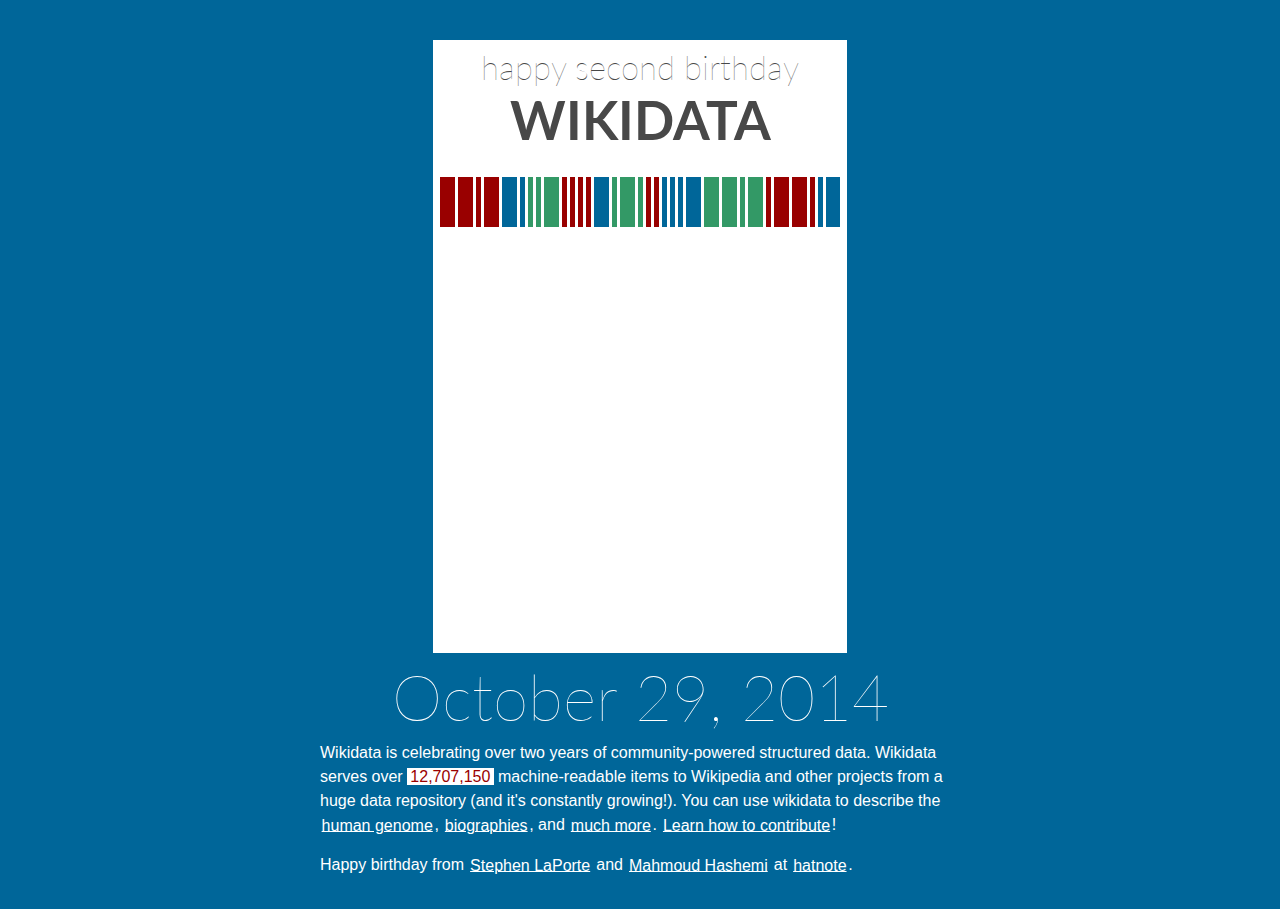
<file: static/wikidata-birthday/index.html>
<html>
<head>
  <title>Happy birthday to Wikidata</title>
  <script src="js/svg.js"></script>
  <script src="js/jquery.js"></script>
  <script src="js/app.js"></script>
  <link href='http://fonts.googleapis.com/css?family=Lato:100,400' rel='stylesheet' type='text/css'>
  <style>
    body {
      margin-top: 3em;
      background-color: #990000;
      font-family: sans-serif;
      font-size: 10pt;
      color: #484848;
    }
    h1, h2 {
      font-family: 'Lato', sans-serif;
      margin: 0 auto 0.5em auto;
      font-size: 4em;
      text-align: center;
    }
    h2 {
      font-weight: 100;
    }
    h1 a {
      display: block;
      color: #484848;
    }
    .intro a {
      color: #484848;
    }
    h1 a:hover, .intro a:hover {
      border: none;
      color: #990000;
    }
    a {
      text-decoration: none;
      color: blue;
    }
    a:hover {
      border-bottom: 1px solid #990000;
    }
    ul {
      list-style: none;
      padding: 0.5em;
    }
    li span {
      text-align: right;
    }
    li span a {
      color: #000;
    }
    .intro {
      margin: auto auto auto 0;
      font-family: 'Lato', sans-serif;
      font-weight: 100;
      font-size: 2.5em;
      text-align: center;
    }
    .content {
      background: #fff;
      padding: 0.5em;
      width: 30em;
      height: 45em;
      overflow: hidden;
      margin: 1em auto;
    }
    .more {
      margin: 2em auto;
      width: 40em;
      color: #fff;
      font-size: 1.2em;
      line-height: 1.5em;
    }
    .more a {
      padding: 0.1em;
      color: #fff;
      text-decoration: underline;
    }
    .more a:hover {
      background-color: #fff;
      color: #006699;
    }
    #count {
      background-color: #fff;
      color: #990000;
      padding: 0 0.2em;
    }
  </style>
  <script>
  var article_count = 12707150;
  $(function() {

    var logo = new AnimatedLogo('drawing');
    var wiki = logo.translate('happy birthday');

    $('h1 a').hover(function() {
      $(this).html('Q2013');
    }, function() {
      $(this).html('WIKIDATA');
    });

    $('#birthday').hover(function() {
      $(this).html('P571');
    }, function() {
      $(this).html('birthday');
    });

    $('body').css('background-color', ['#990000', '#339966', '#006699'][Math.round(Math.random() * 3)]);

    setTimeout(function() {
      var wikidata_rc = new wikipediaSocket('ws://alpha.hatnote.com:9220', 
                                            function(data) {
        if (data['is_new']) {
          $('#count').html(num_w_commas(article_count + 1));
        }

        if (data['ns'] === 'Main' && data['page_title'].indexOf('Q') === 0) {
          logo.add(Math.abs(data['change_size'] / 40));
          var verb = data['change_size'] > 0 ? 'added' : 'removed'
          var user = $('<a>').attr({
            href: 'https://wikidata.org/wiki/User:' + data['user'], 
            target: '_blank'
          }).html(data['user']);
          var user_span = $('<span>')
            .html(user)
            .append(' ' + verb + ' ' + Math.abs(data['change_size']) + ' bytes');
          var item = $('<a>').attr({
            href: data['url'], 
            target: '_blank'
          }).html(data['page_title']);
          var li = $('<li>')
            .html(item)
            .append(' - ')
            .append(user_span);
          $('#rc').prepend(li);
          if ($('#rc li').length > 25) {
            $('#rc li').slice(25, 26).remove();
          }
        }
      });
    }, 550);
    $.getJSON('https://www.wikidata.org/w/api.php?action=query&meta=siteinfo&siprop=statistics&format=json&callback=?', function(data) {
      article_count = data['query']['statistics']['articles'];
      $('#count').html(num_w_commas(article_count));
    });
  });
  </script>
</head>
<body>
  <div class="content">
    <p class="intro">happy second <a id="birthday" href="https://www.wikidata.org/wiki/Property:P571">birthday</a></p>
    <h1><a href="https://www.wikidata.org/wiki/Q2013">WIKIDATA</a></h1>
    <div id="drawing"></div>
    <ul id="rc"></ul>
  </div>
  <div class="more">
    <h2>October 29, 2014</h2>
    <p>Wikidata is celebrating over two years of community-powered structured data. Wikidata serves over <span id="count">12,707,150</span> machine-readable items to Wikipedia and other projects from a huge data repository (and it's constantly growing!). You can use wikidata to describe the <a href="https://www.wikidata.org/wiki/Q15304616">human genome</a>, <a href="https://www.wikidata.org/wiki/Q42">biographies</a>, and <a href="https://www.wikidata.org/wiki/Q7257">much more</a>. <a href="https://www.wikidata.org/wiki/Wikidata:Tours">Learn how to contribute</a>!</p>
    <p>Happy birthday from <a href="https://twitter.com/sklaporte">Stephen LaPorte</a> and <a href="https://twitter.com/mhashemi">Mahmoud Hashemi</a> at <a href="http://blog.hatnote.com/">hatnote</a>.</p>
  </div>
  <script>
    (function(i,s,o,g,r,a,m){i['GoogleAnalyticsObject']=r;i[r]=i[r]||function(){
    (i[r].q=i[r].q||[]).push(arguments)},i[r].l=1*new Date();a=s.createElement(o),
    m=s.getElementsByTagName(o)[0];a.async=1;a.src=g;m.parentNode.insertBefore(a,m)
    })(window,document,'script','//www.google-analytics.com/analytics.js','ga');
    ga('create', 'UA-40320359-1', 'hatnote.com');
    ga('send', 'pageview');
  </script>
</body>
</html>
</file>
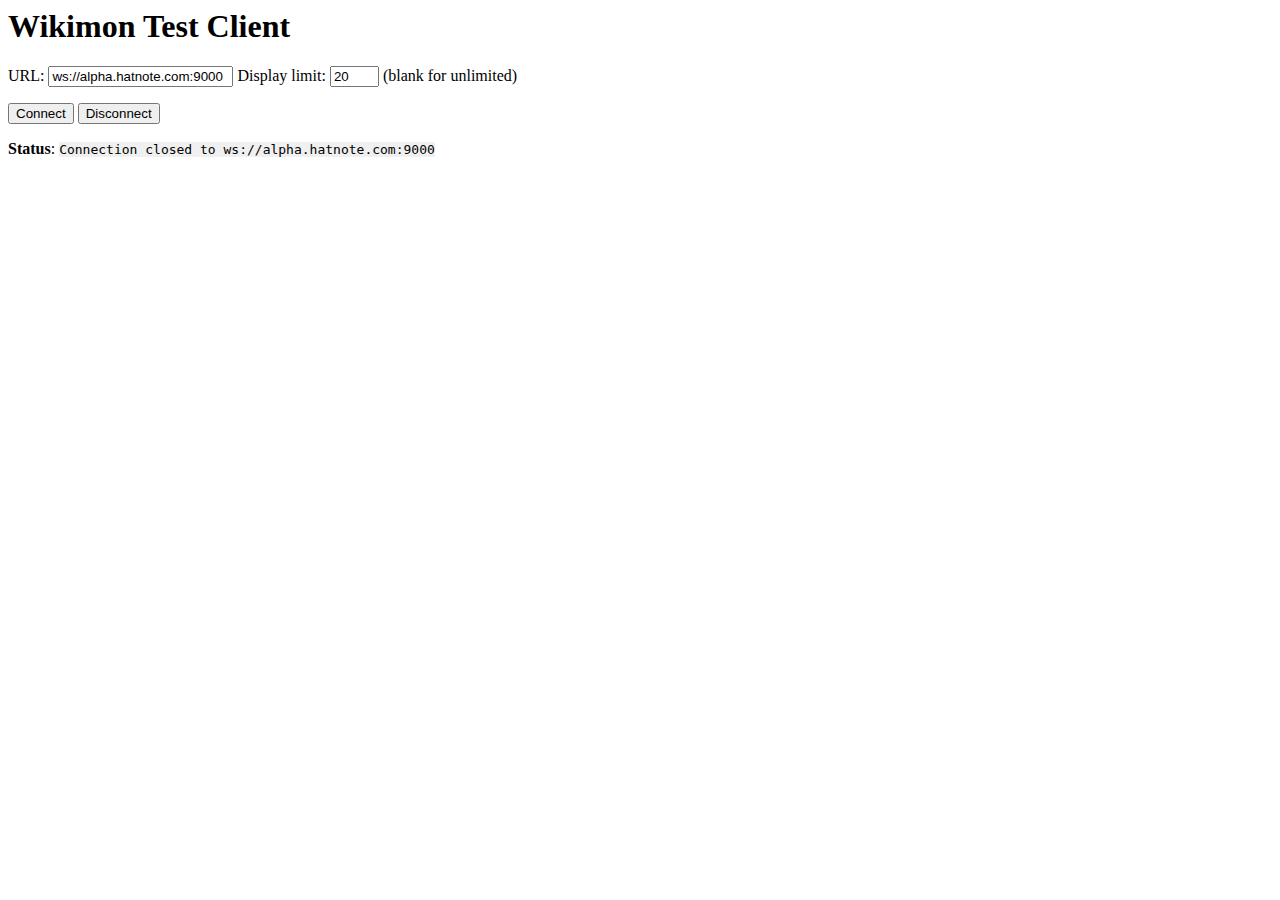
<file: static/wikimon-test/index.html>
<html>
<head>
  <title>Wikimon Test Client</title>
  <script src='js/jquery.js'></script>
  <script>

  var EXAMPLE_URL = 'ws://alpha.hatnote.com:9000';
  var EXAMPLE_LID = 'testing';
  var LIMIT = 20;

  var log_rc = function(rc_str, limit) {
    $('#rc-log').prepend('<li>' + rc_str + '</li>')
    if (limit) {
      if ($('#rc-log li').length > limit) {
        $('#rc-log li').slice(limit, limit + 1).remove();
      }
    }
  };

  function wikipediaSocket() {

  };

  wikipediaSocket.init = function(ws_url, lid) {
    // Terminate previous connection, if any
    if (this.connection) {
      this.connection.close();
    }

    if ('WebSocket' in window) {
      var connection = new WebSocket(ws_url);
      this.connection = connection;

      connection.onopen = function() {
        var msg = 'Connection open to ' + ws_url;
        console.log(msg);
        $('span.status').html(msg)
      };

      connection.onclose = function() {
        var msg = 'Connection closed to ' + ws_url;
        console.log(msg);
        $('span.status').html(msg);
      };

      connection.onerror = function(error) {
        console.log(error)
        var msg = 'Connection Error: ' + error;
        console.log(msg);
        $('span.status').html(msg)
      };

      connection.onmessage = function(resp) {
        var data = JSON.parse(resp.data);
        var data_str = '<pre>' + JSON.stringify(data, null, 2) + '</pre>';
        log_rc(data_str, LIMIT)

      };
    }
  };

  wikipediaSocket.close = function() {
    if (this.connection) {
      this.connection.close();
    }
  };

  $(function() {
    $('#url').val(EXAMPLE_URL);
    $('#limit').val(LIMIT);
    wikipediaSocket.init(EXAMPLE_URL, EXAMPLE_LID);

    $('#connect').on('click', function() {
      var url = $('#url').val();
      LIMIT = $('#limit').val();
      wikipediaSocket.close();
      wikipediaSocket.init(url, EXAMPLE_LID);
    });
    $('#disconnect').on('click', function() {
      wikipediaSocket.close();
    })
  });

  </script>
  <style>
    ul {
      padding: 0;
    }
    li {
      list-style-type: none;
      background-color: #F0F0F0;
    }
    .status {
      background-color: #F0F0F0;
      font-family: monospace;
    }
  </style>
</head>
<body>
  <h1>Wikimon Test Client</h1>
  <p>
    <label for="url">URL:</label> <input type="text" id="url" name="url" /> <label for="limit">Display limit:</label> <input type="text" id="limit" name="limit" size=3 /> (blank for unlimited)
  </p>
  <p><button id="connect">Connect</button> <button id="disconnect">Disconnect</button></p>
  <p>
    <strong>Status</strong>: <span class="status"></span>
  </p>
  <ul id="rc-log"></ul>
</body>
</html>
</file>
<file: static/source-debug/global.css>
html, body {
	position: relative;
	width: 100%;
	height: 100%;
}

body {
	color: #333;
	margin: 0;
	padding: 8px;
	box-sizing: border-box;
	font-family: -apple-system, BlinkMacSystemFont, "Segoe UI", Roboto, Oxygen-Sans, Ubuntu, Cantarell, "Helvetica Neue", sans-serif;
}

a {
	color: rgb(0,100,200);
	text-decoration: none;
}

a:hover {
	text-decoration: underline;
}

a:visited {
	color: rgb(0,80,160);
}

label {
	display: block;
}

input, button, select, textarea {
	font-family: inherit;
	font-size: inherit;
	padding: 0.4em;
	margin: 0 0 0.5em 0;
	box-sizing: border-box;
	border: 1px solid #ccc;
	border-radius: 2px;
}

input:disabled {
	color: #ccc;
}

input[type="range"] {
	height: 0;
}

button {
	color: #333;
	background-color: #f4f4f4;
	outline: none;
}

button:active {
	background-color: #ddd;
}

button:focus {
	border-color: #666;
}
</file>
<file: static/source-debug/bundle.css>
body{line-height:1.5em}a, a:visited{color:#181b1f;text-decoration:none;background-image:linear-gradient(to bottom, #03a9f4 50%, #03a9f4 50%);background-repeat:repeat-x;background-size:1px 2px;background-position:0 100%;transition:color 1s ease}a:hover{text-decoration:none;color:#03a9f4;transition:color 1s ease}input.svelte-qqpyc1{width:100%}label.svelte-qqpyc1{font-weight:bold
  }li.svelte-qqpyc1{margin-bottom:0.2em}h2.svelte-qqpyc1{padding:1em 0 0 0;border-top:7px solid #181b1f}.body.svelte-qqpyc1{max-width:600px;margin:5em auto;border-radius:5px;border:1px solid #c4cdd4;padding:1em}.loading.svelte-qqpyc1{padding:5em;text-align:center;border-top:7px solid #181b1f}.search.svelte-qqpyc1{}
table.svelte-5o1wze{border-collapse:collapse}table.svelte-5o1wze,th.svelte-5o1wze,td.svelte-5o1wze{border:1px solid #a0b4cb;padding:0.75em}th.svelte-5o1wze{color:#666;background:#edf7ff}

/*# sourceMappingURL=bundle.css.map */
</file>
